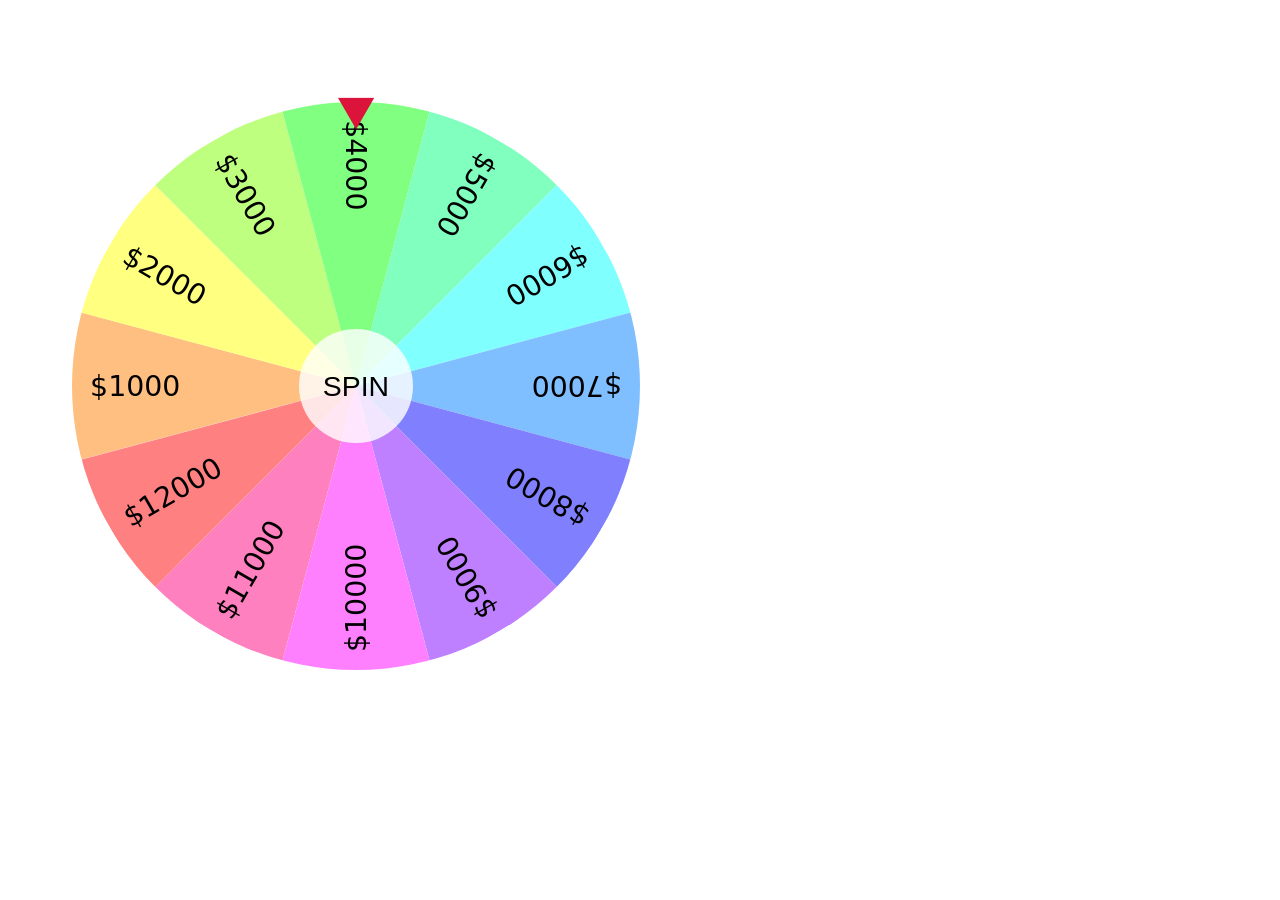
<file: layout.html>
<!DOCTYPE html>
<html lang="en">
<head>
    <meta charset="UTF-8">
    <meta name="viewport" content="width=device-width, initial-scale=1.0">
    <title>RDMS WOF</title>
    <link rel="stylesheet" href="simple.css">
    <script src="front.js" defer></script>
</head>
<body>
 <fieldset class="ui-wheel-of-fortune" style="--_items: 12;">
  <ul data-itemCount="12">
    <li>$1000</li>
    <li>$2000</li>
    <li>$3000</li>
    <li>$4000</li>
    <li>$5000</li>
    <li>$6000</li>
    <li>$7000</li>
    <li>$8000</li>
    <li>$9000</li>
    <li>$10000</li>
    <li>$11000</li>
    <li>$12000</li>
  </ul>
  <button type="button">SPIN</button>
</fieldset>
</body>
</html>
</file>
<file: simple.css>
:where(.ui-wheel-of-fortune) {
  all: unset;
  margin-top: 30px;
  aspect-ratio: 1 / 1;
  container-type: inline-size;
  direction: ltr;
  display: grid;
  position: relative;
  width: 50%;
  &::after {
    aspect-ratio: 1/cos(30deg);
    background-color: crimson;
    clip-path: polygon(50% 100%,100% 0,0 0);
    content: "";
    height: 4cqi;
    position: absolute;
    place-self: start center;
    scale: 1.4;
  }

  & > * { position: absolute; }

  button {
    aspect-ratio: 1 / 1;
    background: hsla(0, 0%, 100%, .8);
    border: 0;
    border-radius: 50%;
    cursor: pointer;
    font-size: 5cqi;
    place-self: center;
    width: 20cqi;
  }

  ul {
    all: unset;
    clip-path: inset(0 0 0 0 round 50%);
    display: grid;
    inset: 0;
    place-content: center start;

    li {
      align-content: center;
      aspect-ratio: 1 / calc(2 * tan(180deg / var(--_items)));
      background: hsl(calc(360deg / var(--_items) * calc(var(--_idx))), 100%, 75%);
      clip-path: polygon(0% 0%, 100% 50%, 0% 100%);
      display: grid;
      font-size: 5cqi;
      grid-area: 1 / -1;
      padding-left: 1ch;
      rotate: calc(360deg / var(--_items) * calc(var(--_idx) - 1));
      transform-origin: center right;
      user-select: none;
      width: 50cqi;

      &:nth-of-type(1) { --_idx: 1; }
      &:nth-of-type(2) { --_idx: 2; }
      &:nth-of-type(3) { --_idx: 3; }
      &:nth-of-type(4) { --_idx: 4; }
      &:nth-of-type(5) { --_idx: 5; }
      &:nth-of-type(6) { --_idx: 6; }
      &:nth-of-type(7) { --_idx: 7; }
      &:nth-of-type(8) { --_idx: 8; }
      &:nth-of-type(9) { --_idx: 9; }
      &:nth-of-type(10) { --_idx: 10; }
      &:nth-of-type(11) { --_idx: 11; }
      &:nth-of-type(12) { --_idx: 12; }
    }
          &[data-itemCount='1'] {
        li {
          aspect-ratio: 1/1;
          display: block;
          rotate: 0;
          clip-path: none;
          width: 100cqi;
        }
      }
      &[data-itemCount='2'] {
        li {
          height: 100cqi;
          clip-path: none;
        }
      }
      &[data-itemCount='3'] {
        li {
          aspect-ratio: 1 / 2;
          clip-path: polygon(-35% -100%, 100% 50%, 0% 145%);
        }
      }

  }
}

/* for demo */
* { box-sizing: border-box; }
body {
  font-family: system-ui, sans-serif;
  padding: 5cqi;
}
</file>
